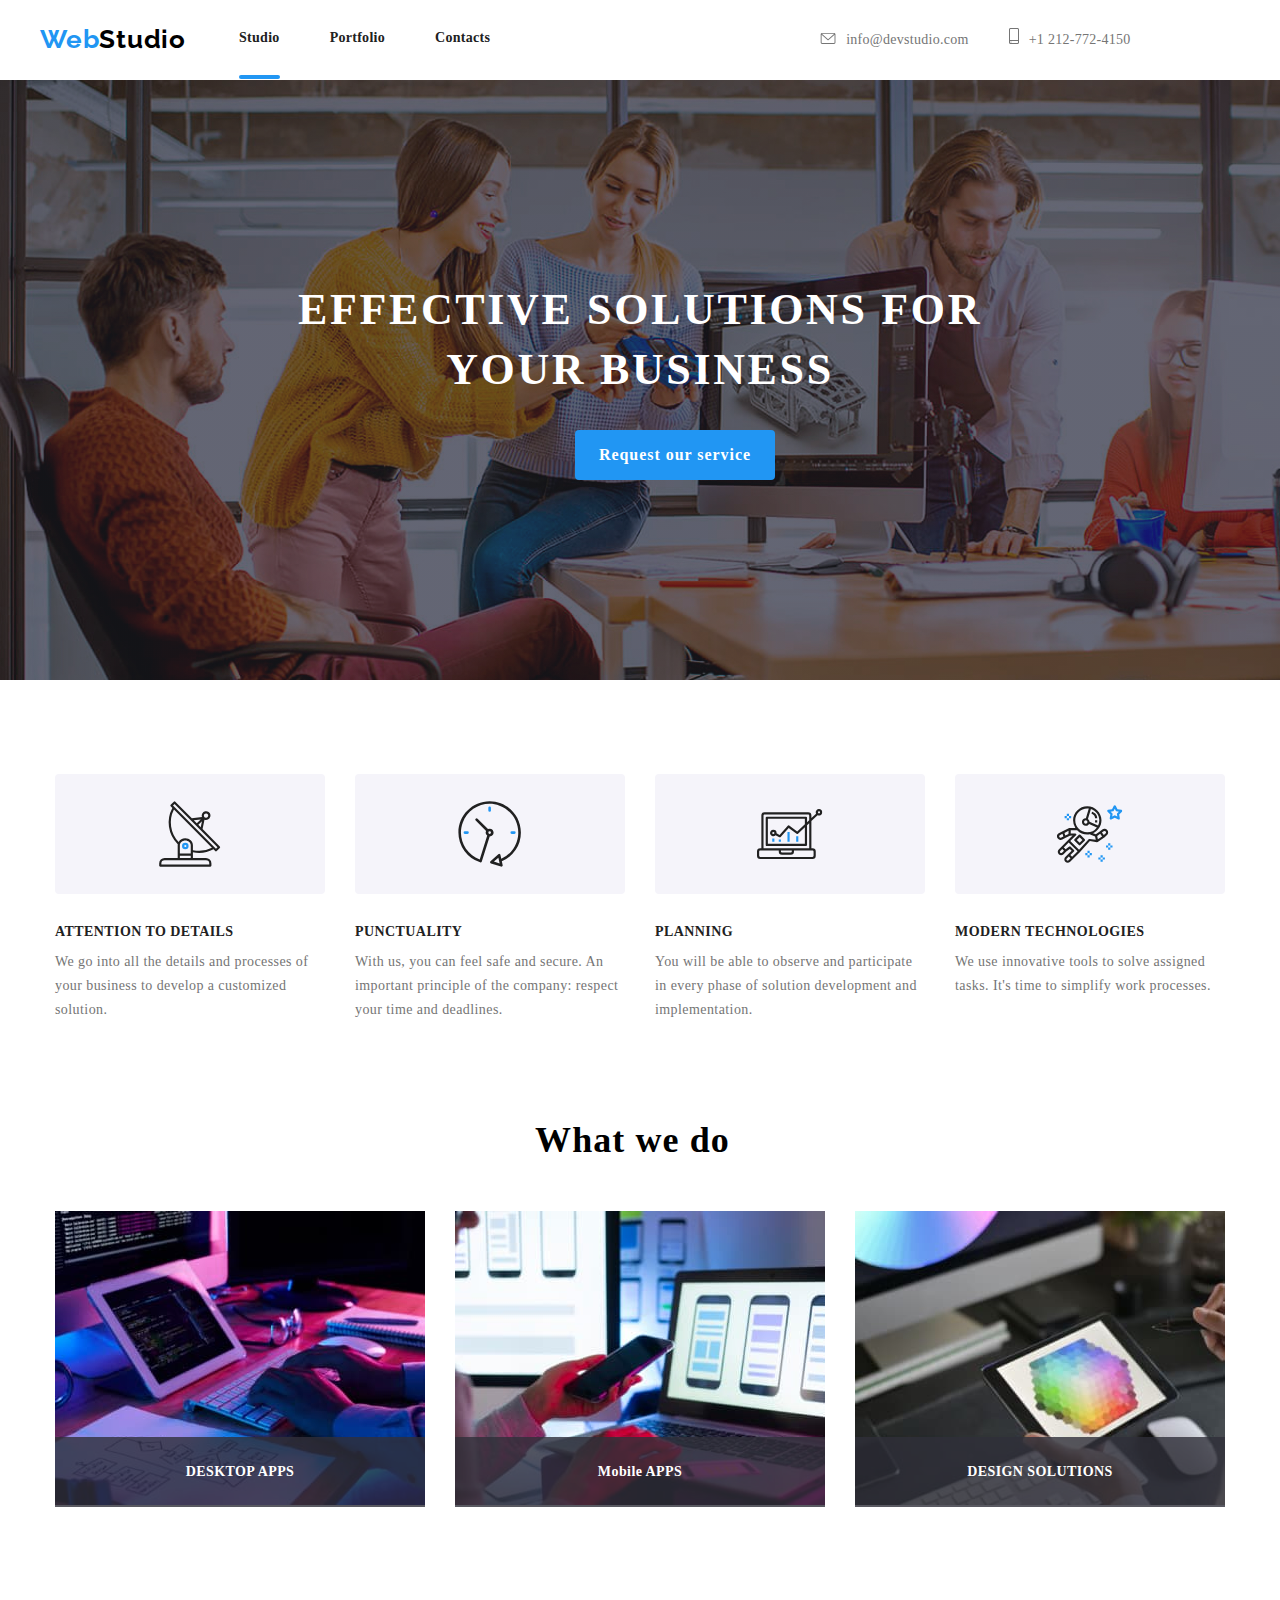
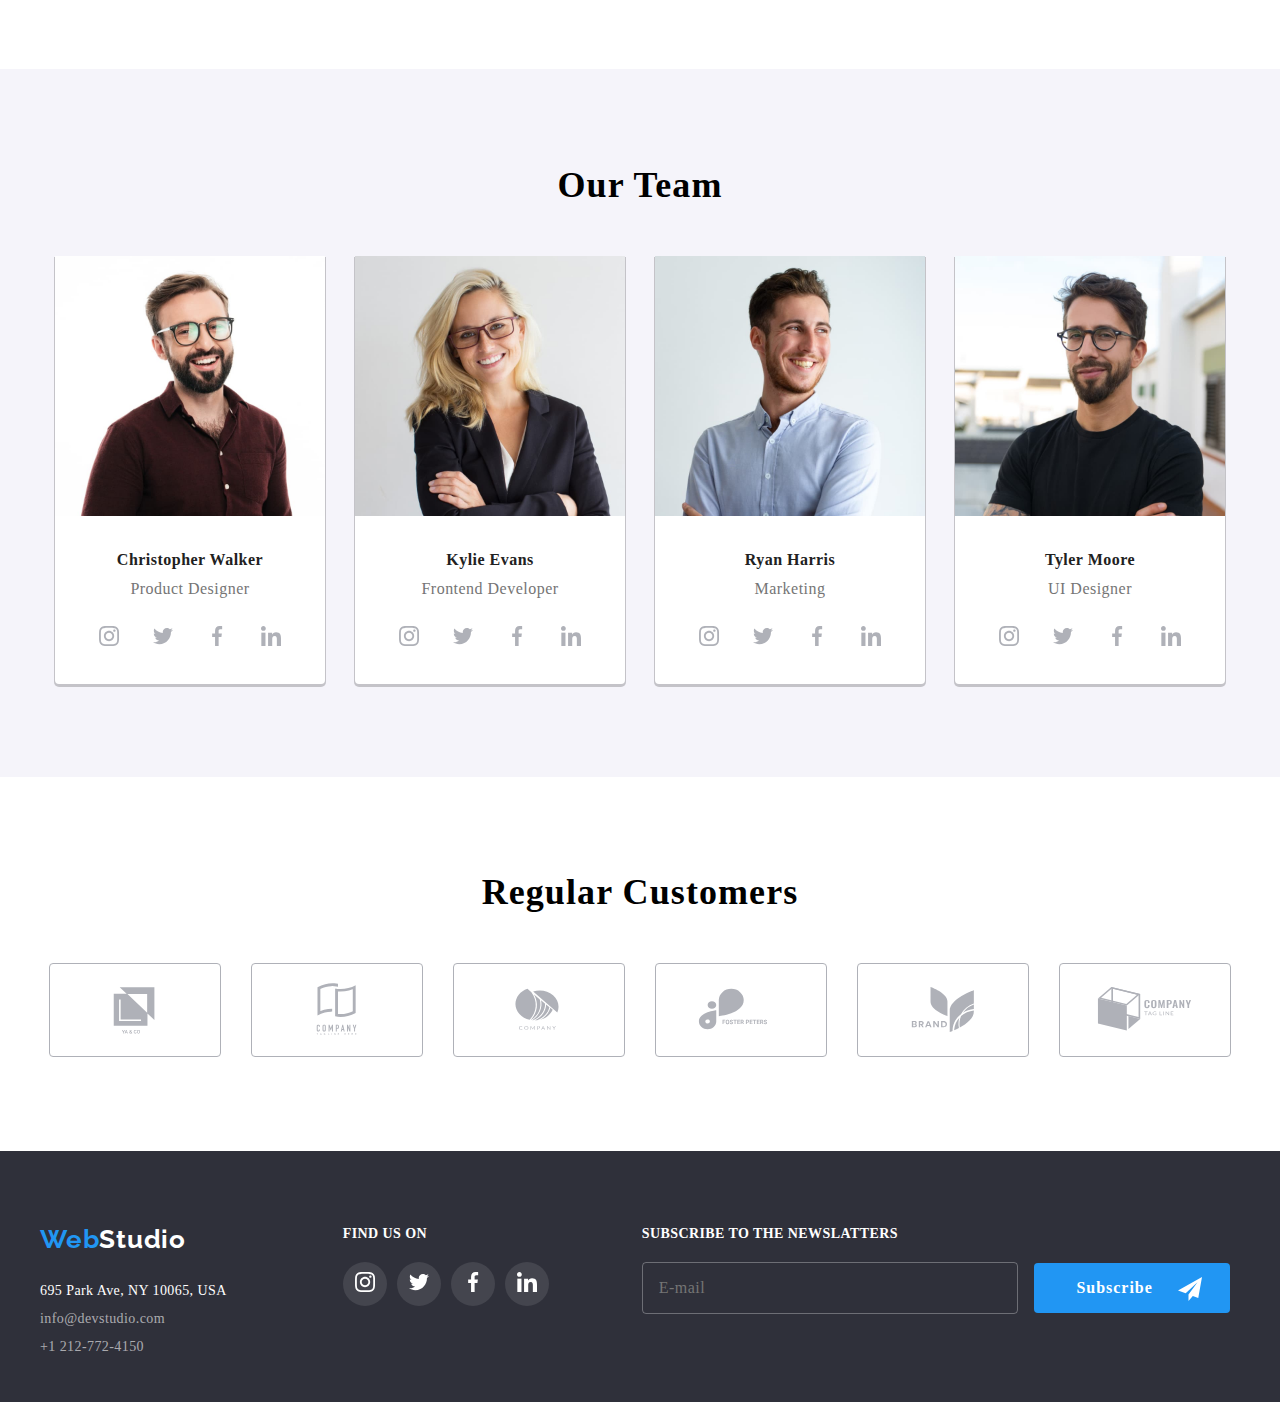
<file: index.html>
<!DOCTYPE html>
<html lang="en">
  <head>
    <meta charset="utf-8" />
    <title>Web Studio Homework Project</title>
    <link rel="preconnect" href="https://fonts.googleapis.com" />
    <link rel="preconnect" href="https://fonts.gstatic.com" crossorigin />
    <link
      href="https://fonts.googleapis.com/css2?family=Raleway:wght@500;700&display=swap"
      rel="stylesheet"
    />
    <link rel="stylesheet" href="./css/styles.css" />
  </head>
  <body class="body">
    <!--Modal-->
    <div class="modal is-hidden" data-modal>
      <div class="inner-div">
        <button class="button-data-modal-close" data-modal-close >
            <div class="modal-close">
              <svg class="modal-close-hover" width="18px" height="18px">
                <use href="./images/icons.svg#icon-close-black-18dp-2-1"></use>
              </svg>
            </div>
          </button>
       <h2 class="form-title">Leave your information and we'll call you back</h2>
       <div class="form-contacts">
       <form name="contact-form" class="contact-form">
        <label class="form-item"> 
          <span class="form-label">Name</span>
         
          <input type="text" name="name" class="input-form">
          <svg class="icon-form" width="18px" height="18px">
            <use href="./images/icons.svg#icon-person-black-18dp-1"></use>
            </svg> 
        </label>
        <label class="form-item">
          <span class="form-label">Telephone</span>
          <input type="tel" name="phone" class="input-form">
          <svg class="icon-form" width="18px" height="18px">
            <use href="./images/icons.svg#icon-phone-black-18dp-1"></use>
            </svg> 
        </label>
        <label class="form-item">
          <span class="form-label"> E-mail</span>
          
          <input type="email" name="email" class="input-form">
          <svg class="icon-form" width="18px" height="18px">
            <use href="./images/icons.svg#icon-email-black-18dp-1"></use>
            </svg> 
        </label>
        <label class="form-item">
          <span class="form-label comment-label-form">Comments</span>
          <textarea   type="comments" name="comments" placeholder="Enter the text" class="input-comment-form"></textarea>
        </label>
        <label  class="checkbox-form">
          <input type="checkbox" name="checkbox">
          <span class="checkbox-replace"></span>
          <p class="paragraf-term-condition-form">I agree with the letter and accept the
          <a href="">Terms and Conditions</a></p>
          <svg class="icon-term-condition-form" width="11px" height="8px">
            <use href="./images/icons.svg#icon-Vector"></use>
            </svg> 
        </label>
      </div>
      <button class="button-form" type="submit">Send</button>
       </form>
     
      </div>
    </div>
    <!--HEADER-->
    <header class="page-header unstyled-list container">
      <nav class="page-heder-nav">
        <a class="navigation-logo-1" href="#">Studio</a>
        <ul class="navigation-list link-nav unstyled-list">
          <li class="link-nav"><a class="navigation-list " href="index.html">Studio</a>
          </li>
          <li>
            <a class="navigation-list" href="portfolio.html">Portfolio</a>
          </li>
          <li><a class="navigation-list " href="#">Contacts</a></li>
        </ul>
      </nav>
      <div>
        <ul class="navigation-list-right unstyled-list">
          <li class="icons-header nav-list-right-hover">
              <a class="mailto nav-list-right-hover" href="#"> 
                <svg class="header-position-svg" width="16px" height="12px">
                <use href="./images/icons.svg#icon-envelope"></use>
                </svg>info@devstudio.com
              </a>
          </li>     
          <li class="icons-header nav-list-right-hover">
            <a class=" tel nav-list-right-hover" href="mailto:info@devstudio.com">
              <svg class="header-position-svg" width="10px" height="16px">
                <use href="./images/icons.svg#icon-smartphone"></use>
              </svg>+1 212-772-4150
            </a>
          </li>
        </ul>
      </div>
    </header>
    <main>
     
      <!--HERO-->
      <section class="section-one">
        <div class="container-section-one">
          <h1 class="main-title">EFFECTIVE SOLUTIONS FOR YOUR BUSINESS</h1>
          <ul class="button-main-title unstyled-list">
            <li>
              <button data-modal-open class="button-from-main-title" type="button">
                Request our service
              </button>
            </li>
          </ul>
        </div>
      </section>
      <!--OUR CRITERIA-->
      <section class="our-criteria-icon container">
        <ul class="unstyled-list our-criteria-icon-list">
          <li>
            <a href="#">
              <div class="our-criteria-block">
                <svg width="65.32px" height="70px">
                  <use href="./images/icons.svg#icon-antenna-1"></use>
                </svg>
              </div>
            </a>
          </li>
          <li>
            <a href="#">
              <div class="our-criteria-block">
                <svg width="65.32px" height="70px">
                  <use href="./images/icons.svg#icon-clock-1"></use>
                </svg>
              </div>
            </a>
          </li>
          <li>
            <a href="#">
              <div class="our-criteria-block">
                <svg width="65.32px" height="70px">
                  <use href="./images/icons.svg#icon-diagram-1"></use>
                </svg>
              </div>
            </a>
          </li>
          <li>
            <a href="#">
              <div class="our-criteria-block">
                <svg width="65.32px" height="70px">
                  <use href="./images/icons.svg#icon-astronaut-1"></use>
                </svg>
              </div>
            </a>
          </li>
        </ul>
      </section>
      <section class="-main-our-criteria container">
        <div>
          <ul class="our-criteria unstyled-list">
            <li>
              <h3 class="title-criteria">ATTENTION TO DETAILS</h3>
              <p class="paragraf-criteria">
                We go into all the details and processes of your business to
                develop a customized solution.
              </p>
            </li>
            <li>
              <h3 class="title-criteria">PUNCTUALITY</h3>
              <p class="paragraf-criteria">
                With us, you can feel safe and secure. An important principle of
                the company: respect your time and deadlines.
              </p>
            </li>
            <li>
              <h3 class="title-criteria">PLANNING</h3>
              <p class="paragraf-criteria">
                You will be able to observe and participate in every phase of
                solution development and implementation.
              </p>
            </li>
            <li>
              <h3 class="title-criteria">MODERN TECHNOLOGIES</h3>
              <p class="paragraf-criteria">
                We use innovative tools to solve assigned tasks. It's time to
                simplify work processes.
              </p>
            </li>
          </ul>
        </div>
      </section>
      <!-- What we do-->
      <section class="what-we-do container">
        <div >
          <h2 class="what-we-do-title">What we do</h2>
          <ul class="what-we-do-images unstyled-list">
            <li>
              <img
                src="images/img.1.jpg"
                alt="laptop"
                width="370"
                height="294"
              />
              <div class="basement-what-we-do">
                <h3 class="basement-paragraf-what-we-do">DESKTOP APPS</h3>
              </div>
            </li>
            <li>
              <img
                src="images/img.2.jpg"
                alt="laptop"
                width="370"
                height="294"
              />
              <div class="basement-what-we-do">
                <h3 class="basement-paragraf-what-we-do">Mobile APPS</h3>
              </div>
            </li>
            <li>
              <img
                src="images/img.3.jpg"
                alt="laptop"
                width="370"
                height="294"
              />
              <div class="basement-what-we-do">
                <h3 class="basement-paragraf-what-we-do">DESIGN SOLUTIONS</h3>
              </div>
            </li>
          </ul>
        </div>
      </section>
      <!--OUR TEAM-->
      <section class="our-team">
        <div class="container-ouer-team">
          <h2 class="our-team-title">Our Team</h2>
          <ul class="our-team-list unstyled-list">
            <li class="shodow-list">
              <img
                src="images/man.1.jpg"
                alt="Christopher Walker"
                width="270"
                height="260"
              />
              <h3 class="our-team-name">Christopher Walker</h3>
              <p class="our-team-ocupation">Product Designer</p>
              <div class="our-team-icon">
                <ul class="unstyled-list our-team-icon-list">
                  <li>
                    <a class="backgound-ourtime-icons" href="#">
                      <svg width="20px" height="20px">
                        <use href="./images/icons.svg#icon-instagram-2"></use>
                      </svg>
                    </a>
                  </li>
                  <li>
                    <a class="backgound-ourtime-icons" href="#">
                      <svg width="20px" height="20px">
                        <use href="./images/icons.svg#icon-twitter-1"></use>
                      </svg>
                    </a>
                  </li>
                  <li>
                    <a class="backgound-ourtime-icons" href="#">
                      <svg width="20px" height="20px">
                        <use href="./images/icons.svg#icon-facebook-1"></use>
                      </svg>
                    </a>
                  </li>
                  <li>
                    <a class="backgound-ourtime-icons" href="#">
                      <svg width="20px" height="20px">
                        <use href="./images/icons.svg#icon-linkedin-1"></use>
                      </svg>
                    </a>
                  </li>
                </ul>
              </div>
            </li>
            <li class="shodow-list">
              <img
                src="images/woman.2.jpg"
                alt="Kylie Evans"
                width="270"
                height="260"
              />
              <h3 class="our-team-name">Kylie Evans</h3>
              <p class="our-team-ocupation">Frontend Developer</p>
              <div class="our-team-icon">
                <ul class="unstyled-list our-team-icon-list">
                  <li>
                    <a class="backgound-ourtime-icons" href="#">
                      <svg width="20px" height="20px">
                        <use href="./images/icons.svg#icon-instagram-2"></use>
                      </svg>
                    </a>
                  </li>
                  <li>
                    <a class="backgound-ourtime-icons" href="#">
                      <svg width="20px" height="20px">
                        <use href="./images/icons.svg#icon-twitter-1"></use>
                      </svg>
                    </a>
                  </li>
                  <li>
                    <a class="backgound-ourtime-icons" href="#">
                      <svg width="20px" height="20px">
                        <use href="./images/icons.svg#icon-facebook-1"></use>
                      </svg>
                    </a>
                  </li>
                  <li>
                    <a class="backgound-ourtime-icons" href="#">
                      <svg width="20px" height="20px">
                        <use href="./images/icons.svg#icon-linkedin-1"></use>
                      </svg>
                    </a>
                  </li>
                </ul>
              </div>
            </li>
            <li class="shodow-list">
              <img
                src="images/man.3.jpg"
                alt="Ryan Harris"
                width="270"
                height="260"
              />
              <h3 class="our-team-name">Ryan Harris</h3>
              <p class="our-team-ocupation">Marketing</p>
              <div class="our-team-icon">
                <ul class="unstyled-list our-team-icon-list">
                  <li>
                    <a class="backgound-ourtime-icons" href="#">
                      <svg width="20px" height="20px">
                        <use href="./images/icons.svg#icon-instagram-2"></use>
                      </svg>
                    </a>
                  </li>
                  <li>
                    <a class="backgound-ourtime-icons" href="#">
                      <svg width="20px" height="20px">
                        <use href="./images/icons.svg#icon-twitter-1"></use>
                      </svg>
                    </a>
                  </li>
                  <li>
                    <a class="backgound-ourtime-icons" href="#">
                      <svg width="20px" height="20px">
                        <use href="./images/icons.svg#icon-facebook-1"></use>
                      </svg>
                    </a>
                  </li>
                  <li>
                    <a class="backgound-ourtime-icons" href="#">
                      <svg width="20px" height="20px">
                        <use href="./images/icons.svg#icon-linkedin-1"></use>
                      </svg>
                    </a>
                  </li>
                </ul>
              </div>
            </li>
            <li class="shodow-list">
              <img
                src="images/man.4.jpg"
                alt="Tyler"
                width="270"
                height="260"
              />
              <h3 class="our-team-name">Tyler Moore</h3>
              <p class="our-team-ocupation">UI Designer</p>
              <div class="our-team-icon">
                <ul class="unstyled-list our-team-icon-list">
                  <li class="test-1">
                    <a class="backgound-ourtime-icons" href="#">
                      <svg width="20px" height="20px">
                        <use href="./images/icons.svg#icon-instagram-2"></use>
                      </svg>
                    </a>
                  </li>
                  <li>
                    <a class="backgound-ourtime-icons" href="#">
                      <svg width="20px" height="20px">
                        <use href="./images/icons.svg#icon-twitter-1"></use>
                      </svg>
                    </a>
                  </li>
                  <li>
                    <a class="backgound-ourtime-icons" href="#">
                      <svg width="20px" height="20px">
                        <use href="./images/icons.svg#icon-facebook-1"></use>
                      </svg>
                    </a>
                  </li>
                  <li>
                    <a class="backgound-ourtime-icons" href="#">
                      <svg width="20px" height="20px">
                        <use href="./images/icons.svg#icon-linkedin-1"></use>
                      </svg>
                    </a>
                  </li>
                </ul>
              </div>
            </li>
          </ul>
        </div>
      </section>
      <!--REGULAR COSTOMERS-->
      <section class="container">
        <div>
          <h2 class="regular-customers-title">Regular Customers</h2>
        </div>
        <ul class="unstyled-list regular-customers-list">
          <li>
            <a class="icons-regular-customers" href="#">
              <div class="customers-block">
                <svg width="106px" height="60px">
                  <use href="./images/icons.svg#icon-Logo"></use>
                </svg>
              </div>
            </a>
          </li>
          <li>
            <a class="icons-regular-customers" href="#">
              <div class="customers-block">
                <svg width="106px" height="60px">
                  <use href="./images/icons.svg#icon-Logo-1"></use>
                </svg>
              </div>
            </a>
          </li>
          <li>
            <a class="icons-regular-customers" href="#">
              <div class="customers-block">
                <svg width="106px" height="60px">
                  <use href="./images/icons.svg#icon-Logo-2"></use>
                </svg>
              </div>
            </a>
          </li>
          <li>
            <a class="icons-regular-customers" href="#">
              <div class="customers-block">
                <svg width="106px" height="60px">
                  <use href="./images/icons.svg#icon-Logo-3"></use>
                </svg>
              </div>
            </a>
          </li>
          <li>
            <a class="icons-regular-customers" href="#">
              <div class="customers-block">
                <svg width="106px" height="60px">
                  <use href="./images/icons.svg#icon-Logo-4"></use>
                </svg>
              </div>
            </a>
          </li>

          <li>
            <a class="icons-regular-customers" href="#">
              <div class="customers-block">
                <svg width="106px" height="60px">
                  <use href="./images/icons.svg#icon-Logo-5"></use>
                </svg>
              </div>
            </a>
          </li>
        </ul>
      </section>
    </main>
    <!--FOOTER-->
    <footer class="footer">
      <section class="container-footer">
        <div class="navigation-block">
          <a class="navigation-logo-2" href="WebStudio.html">Web</a>
          <address class="adress-main">
            <ul class="adress unstyled-list">
              <li>
                <a class="footer-address" href="695ParkAveNY10065USA"
                  >695 Park Ave, NY 10065, USA
                </a>
              </li>
              <li>
                <a class="footer-tel-email" href="info@devstudio.com"
                  >info@devstudio.com</a
                >
              </li>
              <li>
                <a class="footer-tel-email" href="+12127724150"
                  >+1 212-772-4150</a
                >
              </li>
            </ul>
          </address>
        </div>
        <section>
          <div><h2 class="find-us-on">FIND US ON</h2></div>
          <div>
            <ul class="unstyled-list our-team-icon-list-footer">
              <li>
                <a class="icons-footer-list" href="#">
                  <svg width="20px" height="20px">
                    <use
                      href="./images/icons.svg#icon-instagram-2-footer"
                    ></use>
                  </svg>
                </a>
              </li>
              <li>
                <a class="icons-footer-list" href="#">
                  <svg width="20px" height="20px">
                    <use href="./images/icons.svg#icon-twitter-1-footer"></use>
                  </svg>
                </a>
              </li>
              <li>
                <a class="icons-footer-list" href="#">
                  <svg width="20px" height="20px">
                    <use href="./images/icons.svg#icon-facebook-1-footer"></use>
                  </svg>
                </a>
              </li>
              <li>
                <a class="icons-footer-list" href="#">
                  <svg width="20px" height="20px">
                    <use href="./images/icons.svg#icon-linkedin-1-footer"></use>
                  </svg>
                </a>
              </li>
            </ul>
          </div>
        </section>
        <section>
          <div>
            <h3 class="footer-title-form">SUBSCRIBE TO THE NEWSLATTERS</h3>
          <form class="form-footer">
            <input class="form-footer-email" type="email" placeholder="E-mail">
            <button class="form-footer-subscribe" type="submit">Subscribe</button>
            <svg class="footer-icon-form" width="24px" height="24px">
              <use href="./images/icons.svg#icon-icon-send"></use>
            </svg>
          </form>
        </div>
        </section>
      </section>
    </footer>
    <script src="./js/modal.js"></script>
  </body>
</html>
</file>
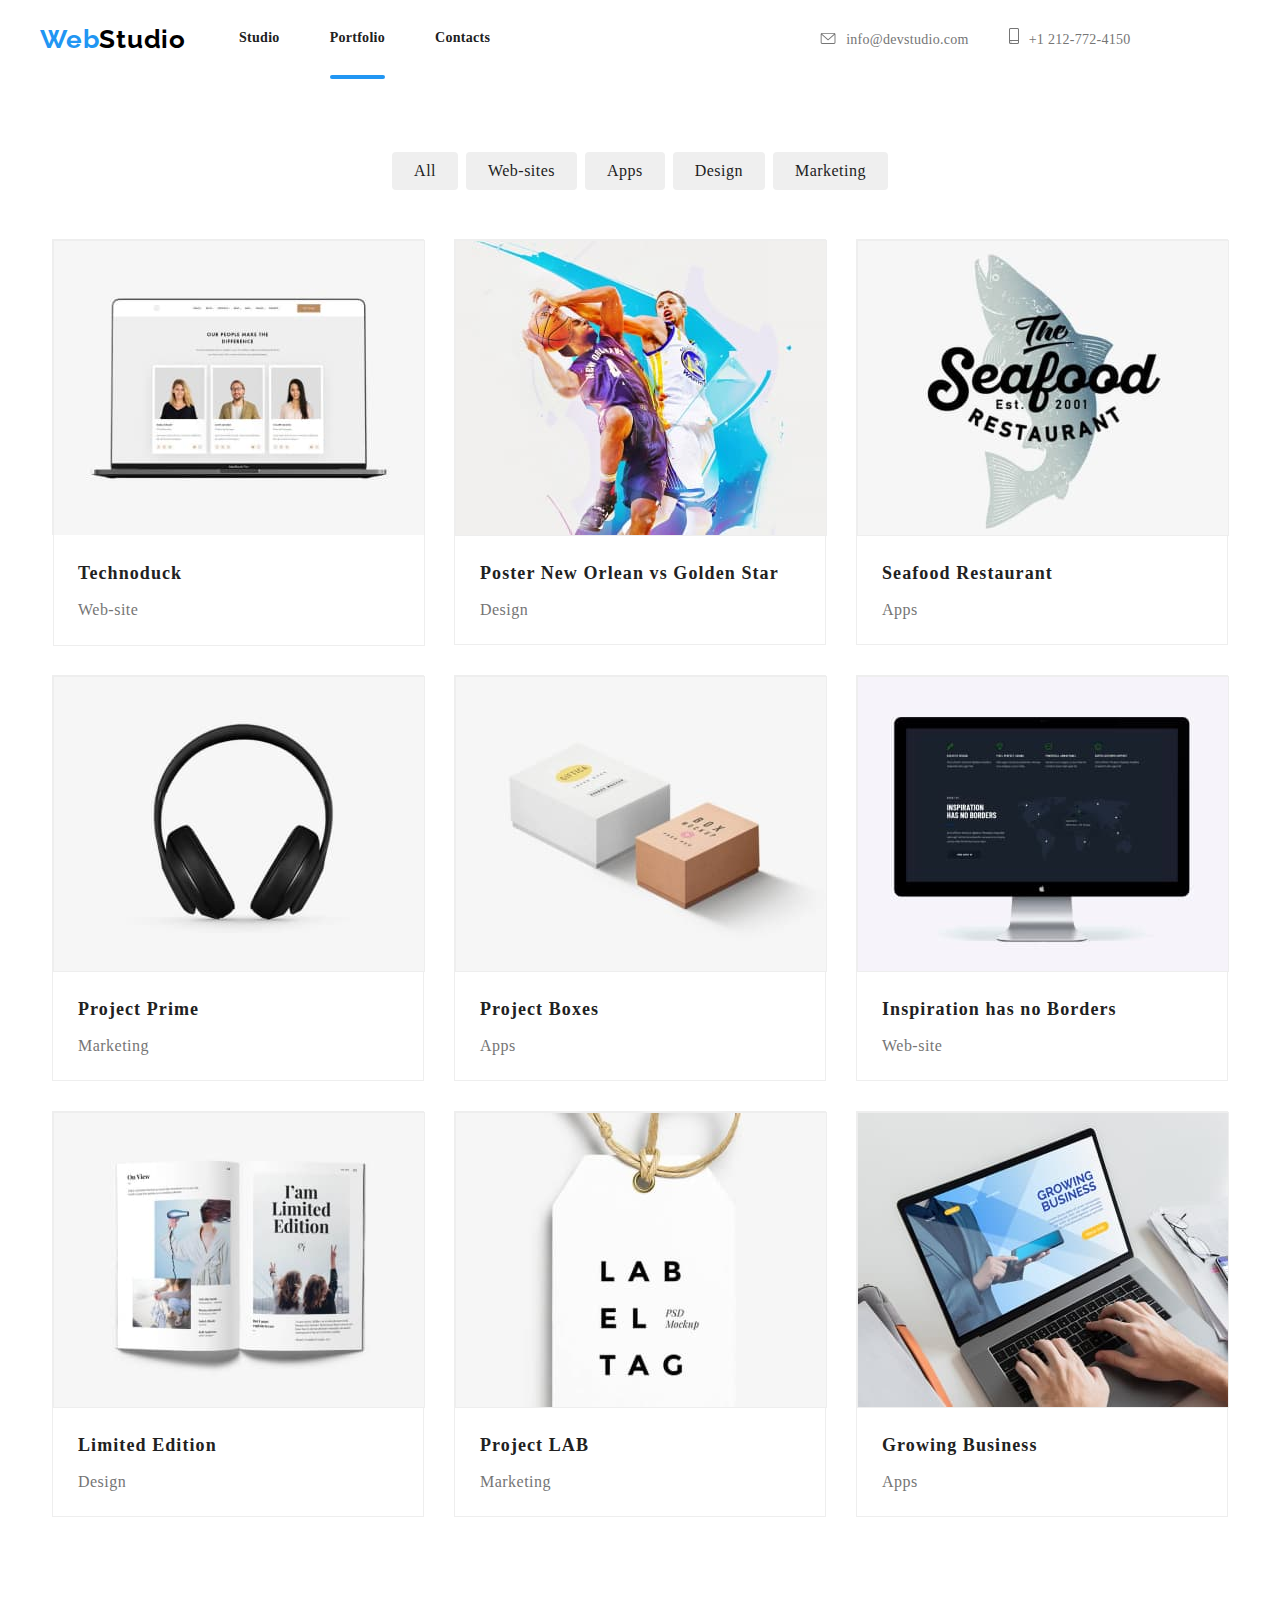
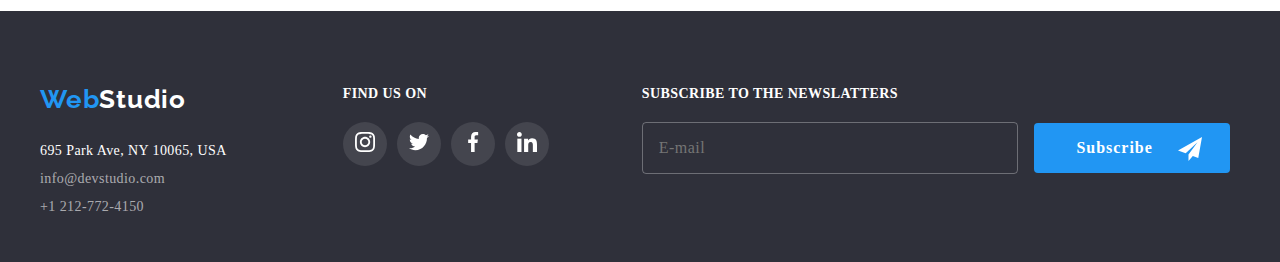
<file: portfolio.html>
<!DOCTYPE html>
<html lang="en">
  <head>
    <meta charset="utf-8" />
    <title>Web Studio Homework Project</title>
    <link rel="preconnect" href="https://fonts.googleapis.com" />
    <link rel="preconnect" href="https://fonts.gstatic.com" crossorigin />
    <link
      href="https://fonts.googleapis.com/css2?family=Raleway:wght@500;700&display=swap"
      rel="stylesheet"
    />
    <link rel="stylesheet" href="./css/styles.css" />
  </head>
  <body class="body">
    <!--HEADER-->
    <header class="page-header unstyled-list container">
      <nav class="page-heder-nav">
        <a class="navigation-logo-1" href="#">Studio</a>
        <ul class="navigation-list unstyled-list">
          <li><a class="navigation-list" href="index.html">Studio</a></li>
          <li class="link-nav">
            <a class="navigation-list" href="portfolio.html">Portfolio</a>
          </li>
          <li><a class="navigation-list" href="#">Contacts</a></li>
        </ul>
      </nav>
      <div>
        <ul class="navigation-list-right unstyled-list">
          <li class="icons-header nav-list-right-hover">
              <a class="mailto nav-list-right-hover" href="#"> 
                <svg class="header-position-svg" width="16px" height="12px">
                <use href="./images/icons.svg#icon-envelope"></use>
                </svg>info@devstudio.com
              </a>
          </li>     
          <li class="icons-header nav-list-right-hover">
            <a class=" tel nav-list-right-hover" href="mailto:info@devstudio.com">
              <svg class="header-position-svg " width="10px" height="16px">
                <use href="./images/icons.svg#icon-smartphone"></use>
              </svg>+1 212-772-4150
            </a>
          </li>
        </ul>
      </div>
    </header>
    <main class="main">
      <!--BUTTONS-->
      <section class="container">
        <div class="main-buttons container">
          <ul class="button-list unstyled-list">
            <li><button type="button" class="buttons">All</button></li>
            <li><button type="button" class="buttons">Web-sites</button></li>
            <li><button type="button" class="buttons">Apps</button></li>
            <li><button type="button" class="buttons">Design</button></li>
            <li><button type="button" class="buttons">Marketing</button></li>
          </ul>
        </div>
      </section>
      <!--CARDS-->
      <section class="images-main container container">
        <ul class="images-list unstyled-list">
          <div class="card-overlay images-border">
          <li class="images-border">
            <img
              src="images/tehnoduck.jpg"
              alt="Tehnoduck"
              width="370"
              height="294"/>
            <div class="overlay">
              <p class="paragraf-overlay">Technoduck is a state-of-the-art coronavirus distribution platform. Companies use this platform for digital espionage and attacks on competitors' secure servers.</p>
            </div>
            <h3 class="title-image">Technoduck</h3>
            <p class="parafarf">Web-site</p>
          </div>
          </li>
          <li class="images-border">
            <div class="card-overlay images-border">
            <img
              src="images/poster.new.orlean.jpg"
              alt="Poster New Orlend"
              width="370"
              height="294"
            />
            <div class="overlay">
              <p class="paragraf-overlay">Technoduck is a state-of-the-art coronavirus distribution platform. Companies use this platform for digital espionage and attacks on competitors' secure servers.</p>
            </div>
            <h3 class="title-image">Poster New Orlean vs Golden Star</h3>
            <p class="parafarf">Design</p>
          </div>
          </li>
       
          <li class="images-border">
            <div class="card-overlay images-border">
            <img
              src="images/seafood.jpg"
              alt="Seafood"
              width="370"
              height="294"
            />
            <div class="overlay">
              <p class="paragraf-overlay">Technoduck is a state-of-the-art coronavirus distribution platform. Companies use this platform for digital espionage and attacks on competitors' secure servers.</p>
            </div>
            <h3 class="title-image">Seafood Restaurant</h3>
            <p class="parafarf">Apps</p>
            </div>
          </li>
         
          <li class="images-border">
            <div class="card-overlay images-border">
            <img
              src="images/project.prime.jpg"
              alt="Project Prime"
              width="370"
              height="294"
            />
            <div class="overlay">
              <p class="paragraf-overlay">Technoduck is a state-of-the-art coronavirus distribution platform. Companies use this platform for digital espionage and attacks on competitors' secure servers.</p>
            </div>
            <h3 class="title-image">Project Prime</h3>
            <p class="parafarf">Marketing</p>
            </div>
          </li>
         
          <li class="images-border">
            <div class="card-overlay images-border">
            <img
              src="images/project.boxes.jpg"
              alt="Project Boxes"
              width="370"
              height="294"
            />
            <div class="overlay">
              <p class="paragraf-overlay">Technoduck is a state-of-the-art coronavirus distribution platform. Companies use this platform for digital espionage and attacks on competitors' secure servers.</p>
            </div>
            <h3 class="title-image">Project Boxes</h3>
            <p class="parafarf">Apps</p>
            </div>
          </li>
        
          <li class="images-border">
            <div class="card-overlay images-border">
            <img
              src="images/inspiration.jpg"
              alt="Inspiration has no Borders"
              width="370"
              height="294"
            />
            <div class="overlay">
              <p class="paragraf-overlay">Technoduck is a state-of-the-art coronavirus distribution platform. Companies use this platform for digital espionage and attacks on competitors' secure servers.</p>
            </div>
            <h3 class="title-image">Inspiration has no Borders</h3>
            <p class="parafarf">Web-site</p>
            </div>
          </li>
       
          <li class="images-border">
            <div class="card-overlay images-border">
            <img
              src="images/limited.jpg"
              alt="Limited Edition"
              width="370"
              height="294"
            />
            <div class="overlay">
              <p class="paragraf-overlay">Technoduck is a state-of-the-art coronavirus distribution platform. Companies use this platform for digital espionage and attacks on competitors' secure servers.</p>
            </div>
            <h3 class="title-image">Limited Edition</h3>
            <p class="parafarf">Design</p>
            </div>
          </li>
      
          <li class="images-border">
            <div class="card-overlay images-border">
            <img
              src="images/project.lab.jpg"
              alt="Project LAB"
              width="370"
              height="294"
            />
            <div class="overlay">
              <p class="paragraf-overlay">Technoduck is a state-of-the-art coronavirus distribution platform. Companies use this platform for digital espionage and attacks on competitors' secure servers.</p>
            </div>
            <h3 class="title-image">Project LAB</h3>
            <p class="parafarf">Marketing</p>
            </div>
          </li>
         
          <li class="images-border">
            <div class="card-overlay images-border">
            <img
              src="images/growing.jpg"
              alt="Growing Business"
              width="370"
              height="294"
            />
            <div class="overlay">
              <p class="paragraf-overlay">Technoduck is a state-of-the-art coronavirus distribution platform. Companies use this platform for digital espionage and attacks on competitors' secure servers.</p>
            </div>
            <h3 class="title-image">Growing Business</h3>
            <p class="parafarf">Apps</p>
            </div>
          </li>
        </ul>
      </section>
    </main>
    <!--FOOTER-->
    <footer class="footer">
      <section class="container-footer">
        <div class="navigation-block">
          <a class="navigation-logo-2" href="WebStudio.html">Web</a>
          <address class="adress-main">
            <ul class="adress unstyled-list">
              <li>
                <a class="footer-address" href="695ParkAveNY10065USA"
                  >695 Park Ave, NY 10065, USA
                </a>
              </li>
              <li>
                <a class="footer-tel-email" href="info@devstudio.com"
                  >info@devstudio.com</a
                >
              </li>
              <li>
                <a class="footer-tel-email" href="+12127724150"
                  >+1 212-772-4150</a
                >
              </li>
            </ul>
          </address>
        </div>
        <section>
          <div><h2 class="find-us-on">FIND US ON</h2></div>
          <div>
            <ul class="unstyled-list our-team-icon-list-footer">
              <li>
                <a class="icons-footer-list" href="#">
                  <svg width="20px" height="20px">
                    <use
                      href="./images/icons.svg#icon-instagram-2-footer"
                    ></use>
                  </svg>
                </a>
              </li>
              <li>
                <a class="icons-footer-list" href="#">
                  <svg width="20px" height="20px">
                    <use href="./images/icons.svg#icon-twitter-1-footer"></use>
                  </svg>
                </a>
              </li>
              <li>
                <a class="icons-footer-list" href="#">
                  <svg width="20px" height="20px">
                    <use href="./images/icons.svg#icon-facebook-1-footer"></use>
                  </svg>
                </a>
              </li>
              <li>
                <a class="icons-footer-list" href="#">
                  <svg width="20px" height="20px">
                    <use href="./images/icons.svg#icon-linkedin-1-footer"></use>
                  </svg>
                </a>
              </li>
            </ul>
          </div>
        </section>
        <section>
          <div>
            <h3 class="footer-title-form">SUBSCRIBE TO THE NEWSLATTERS</h3>
          <form class="form-footer">
            <input class="form-footer-email" type="email" placeholder="E-mail">
            <button class="form-footer-subscribe" type="submit">Subscribe</button>
            <svg class="footer-icon-form" width="24px" height="24px">
              <use href="./images/icons.svg#icon-icon-send"></use>
            </svg>
          </form>
        </div>
        </section>
      </section>
    </footer>
  </body>
</html>
</file>
<file: css/styles.css>
html {
  letter-spacing: 0.02em;
  font-weight: 500;
  font-size: 14px;
  line-height: 16px;
  font-family: "Roboto";
  font-style: normal;
}

/*Global*/
* {
  margin-block-start: 0em;
  margin-block-end: 0em;
  margin-inline-start: 0px;
  margin-inline-end: 0px;
  padding-inline-start: 0px;
}

.container {
  width: 1200px;
  background: #ffffff;
  margin: auto;
}

.container-footer {
  margin: auto;
  width: 1200px;
  display: flex;
}

.container-section-one {
  margin: auto;
  width: 1200px;
  margin-top: 0;
}

.container-ouer-team {
  width: 1200px;
  background: #f5f4fa;
  margin: auto;
  height: 648px;
  margin-bottom: 59px;
}

.body {
  margin: 0px;
}

/*Unstyled list*/

.unstyled-list {
  list-style: none;
}

/*HEADER*/

.header-position-svg {
  position: relative;
  left: -10px;
}

.page-header {
  align-items: start;
  height: 80px;
}

.page-header,
.navigation-list,
.page-heder-nav,
.navigation-list-right {
  display: flex;
}

.heder-line {
  border: 1px solid #ececec;
}

.navigation-logo-1 {
  font-family: "Raleway";
  font-style: normal;
  font-weight: 700;
  font-size: 26px;
  line-height: 31px;
  letter-spacing: 0.03em;
  color: #000000;
  text-decoration: none;
}

.navigation-logo-1,
.navigation-list li a {
  list-style: none;
}

.navigation-logo-1::before {
  content: "Web";
  color: #2196f3;
}

.navigation-logo-1 {
  margin-right: 53px;
  padding-top: 24px;
  padding-bottom: 25px;
}

.navigation-list {
  font-family: "Roboto";
  font-style: normal;
  font-weight: 500;
  font-size: 14px;
  line-height: 16px;
  letter-spacing: 0.02em;
  color: #212121;
  text-decoration: none;
  font-weight: bold;
}

.navigation-list-right li a {
  color: #757575;
  text-decoration: none;
}
.navigation-list:hover {
  color: #2196f3;
  transition: cubic-bezier(0.4, 0, 0.2, 1);
  transition-duration: 250ms;
}

.navigation-list {
  gap: 50px;
  margin: auto;
}

.navigation-list-right {
  margin-left: 330px;
  margin-top: 32px;
  color: #757575;
  text-decoration: none;
}

.icons-heade:hover {
  fill: rgba(33, 150, 243, 1);
  color: #2196f3;
  transition: cubic-bezier(0.4, 0, 0.2, 1);
  transition-duration: 250ms;
}

.icons-header {
  fill: rgba(117, 117, 117, 1);
}

.mailto {
  margin-left: 10px;
  margin-right: 40px;
}

.nav-list-right-hover :hover {
  color: #2196f3;
  fill: #2196f3;
  transition: cubic-bezier(0.4, 0, 0.2, 1);
  transition-duration: 250ms;
}

.tel {
  height: 16px;
  width: 113px;
  border-radius: nullpx;
  margin-left: 10px;
  position: relative;
  top: -4px;
}

.navigation-list .link-nav::after {
  content: "";
  width: 0%;
  display: block;
  margin: auto;
  background: #2196f3;
  height: 4px;
  position: relative;
  border-radius: 2px;
  top: 29px;
  visibility: hidden;
}

.navigation-list .link-nav::after {
  width: 100%;
  visibility: visible;
}

/*HERO*/

.section-one {
  background-color: #2f303a;
  height: 600px;
  border-radius: 0px;
  display: flex;
  flex-direction: column;
  background-image: linear-gradient(
      rgba(47, 48, 58, 0.4),
      rgba(47, 48, 58, 0.4)
    ),
    url("../images/background.jpg");
  background-repeat: no-repeat;
  background-size: cover;
}

.main-title,
.button-from-main-title,
.title-criteria,
.paragraf-criteria,
.what-we-do-title,
.our-team-title,
.our-team-name,
.our-team-ocupation {
  font-family: Roboto;
}

.main-title {
  font-size: 44px;
  font-weight: 900;
  line-height: 60px;
  letter-spacing: 0.06em;
  color: #ffffff;
  display: flex;
  justify-content: center;
  border-radius: nullpx;
  text-align: center;
  margin: auto;
  margin-block-start: 0em;
  margin-block-end: 0em;
  height: 120px;
  width: 696px;
  margin-top: 200px;
}

.button-from-main-title {
  font-size: 16px;
  font-weight: 700;
  line-height: 30px;
  letter-spacing: 0.06em;
  text-align: center;
  background-color: #2196f3;
  border-radius: 4px;
  color: #ffffff;
  border: 0px;
  padding: 10px 10px 10px 10px;
  height: 50px;
  width: 200px;
  margin-top: 30px;
  cursor: pointer;
}

.button-main-title {
  display: flex;
  margin-left: 535px;
}
/*Modal*/

.modal {
  background: rgba(0, 0, 0, 0.1);
  height: 100%;
  width: 100%;
  z-index: 99;
  position: fixed;
  display: flex;
  justify-content: center;
  align-items: center;
  transition: cubic-bezier(0.4, 0, 0.2, 1);
  transition-duration: 250ms;
}

.inner-div {
  height: 581px;
  width: 528px;
  border-radius: 4px;
  background: white;
}

.is-hidden {
  visibility: hidden;
}

.modal-close {
  border-radius: 50%;
  background-color: #ffffff;
  fill: #000000;
  width: 30px;
  height: 30px;
  display: flex;
  justify-content: center;
  align-items: center;
  padding: 0px;
}
.button-data-modal-close {
  padding: 0px;
  background-color: #ffffff;
  border-color: #0000001a;
  border-radius: 50%;
  position: relative;
  left: 488.5px;
  top: 6.5px;
}

.contact-form{
  margin-top: 30px;
}


.fomrm-contacts {
  height: 342px;
  width: 448px;
}

.form-title {
  padding-bottom: 2px;
  padding-left: 40px;
  padding-top: 6px;
  font-family: Roboto;
  font-size: 20px;
  font-weight: 700;
  line-height: 23px;
  letter-spacing: 0.03em;
}

.icon-form {
 
  position: relative;
  top: -30px;
  left: 15px;
  outline:none
 
}

.form-item {
  display: flex;
  flex-direction: column;
  position: relative;
  padding-left: 40px;
  margin-top: -18px;
}

.form-label {
  margin-top: 10px;
  margin-bottom: 4px;
  height: 14px;
  border-radius: nullpx;
  font-family: Roboto;
  font-size: 12px;
  font-weight: 400;
  line-height: 14px;
  letter-spacing: 0.01em;
  text-align: left;
  position: relative;
 
}

 

.input-form {
  height: 40px;
  width: 406px;
  padding: 0px 0px 0px 41px;
  border: 1px solid #21212133;
  outline:none;
  border-radius: 4px;
}

.input-comment-form:focus{
  border: solid 1px #188ce8;
}

 .input-form:focus{
  border:1px solid #2196F3;
  transition-timing-function: cubic-bezier(0.4, 0, 0.2, 1);
}

.form-item input:focus + svg{
  fill: #2196F3;
  transition-timing-function: cubic-bezier(0.4, 0, 0.2, 1);
}

.icon-form:focus{
  fill: #188ce8;
}


.input-comment-form {
  height: 96px;
  width: 416px;
  border-radius: 4px;
  border-color: #21212133;
  resize: none;
  padding: 12px 16px 12px 16px;
  outline:none
}

.checkbox-form {
  margin-top: 19px;
  margin-left: 40px;
  display: flex;
  gap: 8px;
  align-items: center;
}

.contact-form input[type="checkbox"]:checked + .checkbox-replace {
  background: #2196f3;
  border-color: #2196f3;
}

.contact-form input[type="checkbox"] {
  display: none;
}

.checkbox-replace {
  width: 16px;
  height: 15px;
  border: 2px solid;
  border-radius: 2px;
}

.paragraf-term-condition-form {
  height: 24px;
  width: 396px;
  border-radius: nullpx;
  font-family: Roboto;
  font-size: 14px;
  font-weight: 400;
  line-height: 24px;
  letter-spacing: 0.03em;
  text-align: left;
  color: #757575;
}
.icon-term-condition-form {
  right: 427px;
  position: relative;
  fill: white;
}

.button-form {
  height: 50px;
  width: 200px;
  border-radius: 4px;
  background-color: #188ce8;
  font-family: Roboto;
  font-size: 16px;
  font-weight: 700;
  line-height: 30px;
  letter-spacing: 0.06em;
  text-align: center;
  color: white;
  margin-top: 27px;
  margin-left: 165px;
  border: 0px;
  cursor: pointer;
}

.modal-close-hover:hover {
  fill: #188ce8;
  cursor: pointer;
}

  

/*OUR-CRITERIA*/

.our-criteria-icon {
  justify-content: center;
  display: flex;
}

.our-criteria-icon-list {
  display: flex;
  gap: 30px;
  margin-top: 94px;
}

.our-criteria-block {
  height: 120px;
  width: 270px;
  left: 215px;
  top: 774px;
  border-radius: 4px;
  background-color: #f5f4fa;
  display: flex;
  justify-content: center;
  align-items: center;
}

.main-our-criteria {
  display: flex;
}

.our-criteria {
  display: flex;
  gap: 30px;
  justify-content: center;
  margin-top: 30px;
  margin-bottom: 94px;
}

.title-criteria {
  height: 16px;
  width: 270px;
  border-radius: nullpx;
  font-size: 14px;
  font-weight: 700;
  line-height: 16px;
  letter-spacing: 0.03em;
  text-align: left;
  color: #212121;
  margin-bottom: 10px;
}
.paragraf-criteria {
  height: 75px;
  width: 270px;
  border-radius: nullpx;
  font-size: 14px;
  font-weight: 400;
  line-height: 24px;
  letter-spacing: 0.03em;
  text-align: left;
  color: #757575;
}

/*What We DO*/

.what-we-do,
.what-we-do-images {
  display: flex;
}

.what-we-do-title {
  font-size: 36px;
  font-weight: 700;
  line-height: 42px;
  letter-spacing: 0.03em;
  text-align: center;
  margin-block-start: 0em;
  margin-block-end: 50px;
}
.what-we-do-images {
  gap: 30px;
  justify-content: center;
  margin-left: 15px;
  margin-bottom: 13px;
}

.basement-what-we-do {
  align-items: center;
  display: flex;
  justify-content: center;
  height: 70px;
  width: 370px;
  border-radius: 0px;
  background-color: #2f303acc;
  position: relative;
  top: -72px;
}

.basement-paragraf-what-we-do {
  font-family: Roboto;
  font-size: 14px;
  font-weight: 700;
  line-height: 16px;
  letter-spacing: 0.03em;
  text-align: center;
  color: #ffffff;
}

/*OUR-TEAM*/

.our-team {
  height: 708px;
  border-radius: 0px;
  background-color: #f5f4fa;
  display: flex;
  flex-direction: column;
  margin-top: 77px;
}

.our-team-title {
  font-size: 36px;
  font-weight: 700;
  line-height: 42px;
  letter-spacing: 0.03em;
  text-align: center;
  display: flex;
  justify-content: center;
  margin-bottom: 50px;
  margin-top: 94px;
}

.our-team-list {
  display: flex;
  flex-wrap: wrap;
  justify-content: center;
  gap: 30px;
  height: 428px;
}

.our-team-name {
  font-size: 16px;
  line-height: 19px;
  letter-spacing: 0.03em;
  text-align: center;
  color: #212121;
  margin-top: 30px;
}

.our-team-ocupation {
  font-size: 16px;
  font-weight: 400;
  line-height: 19px;
  letter-spacing: 0.03em;
  text-align: center;
  color: #757575;
  margin-top: 10px;
}

.shodow-list {
  box-shadow: 0px 2px 0px 1px rgba(0, 0, 0, 0.2);
  border-radius: 0px 0px 4px 4px;
  background-color: #ffffff;
}

.our-team-icon {
  display: flex;
  justify-content: center;
}

.our-team-icon-list {
  display: flex;
  gap: 10px;
  margin-top: 16px;
  margin-bottom: 3.2px;
}

.our-team-icon-list li {
  display: flex;
  border-radius: 50%;
  height: 44px;
  width: 44px;
  background-color: #ffffff;
  justify-content: center;
  align-items: center;
  display: flex;
}

.backgound-ourtime-icons {
  display: flex;
  border-radius: 50%;
  height: 44px;
  width: 44px;
  background-color: #ffffff;
  justify-content: center;
  align-items: center;
  display: flex;
  fill: rgba(175, 177, 184, 1);
}

.backgound-ourtime-icons:hover {
  background-color: #2196f3;
  fill: #ffffff;
  transition: cubic-bezier(0.4, 0, 0.2, 1);
  transition-duration: 250ms;
}

/*REGULAR COSTOMERS*/

.regular-customers-title {
  font-family: Roboto;
  font-size: 36px;
  font-weight: 700;
  line-height: 42px;
  letter-spacing: 0.03em;
  text-align: center;
  margin-top: 94px;
  margin-bottom: 50px;
}

.regular-customers-list {
  gap: 30px;
  display: flex;
  justify-content: center;
  margin-bottom: 94px;
}

.icons-regular-customers {
  fill: #afb1b8;
}

.icons-regular-customers:hover {
  fill: #2196f3;
  transition: cubic-bezier(0.4, 0, 0.2, 1);
  transition-duration: 250ms;
}

.customers-block {
  height: 92px;
  width: 170px;
  left: 215px;
  top: 2493px;
  border-radius: 4px;
  border: 1px solid #afb1b8;
  justify-content: center;
  align-items: center;
  display: flex;
}

.customers-block:hover {
  border-color: #2196f3;
}

/*FOOTER*/

.footer {
  height: 251px;
  margin-top: 0px;
  background-color: #2f303a;
  flex-direction: column;
  display: flex;
}

.navigation-block {
  display: flex;
  flex-direction: column;
}

.navigation-logo-2 {
  font-family: "Raleway";
  font-style: normal;
  font-weight: 700;
  font-size: 26px;
  line-height: 31px;
  letter-spacing: 0.03em;
  color: #2196f3;
  text-decoration: none;
  padding-top: 25px;
  width: 145px;
}

.navigation-logo-2::after {
  content: "Studio";
  color: #ffffff;
}

.adress-main {
  display: flex;
  margin-top: 28px;
}

.adress {
  flex-direction: column;
  gap: 12px;
  display: flex;
}

.footer-address,
.footer-tel-email {
  text-decoration: none;
  font-family: "Roboto";
  font-style: normal;
  font-weight: 400;
  font-size: 14px;
  line-height: 16px;
  letter-spacing: 0.03em;
}

.footer-address {
  color: #ffffff;
}

.footer-tel-email {
  color: rgba(255, 255, 255, 0.6);
}

.find-us-on {
  margin-top: 27px;
  font-family: Roboto;
  font-size: 14px;
  font-weight: 700;
  line-height: 16px;
  letter-spacing: 0.03em;
  text-align: left;
  color: #ffffff;
  margin-left: 116px;
}

.our-team-icon-list-footer li {
  display: flex;
  border-radius: 50%;
  height: 44px;
  width: 44px;
  background-color: #ffffff1a;
  justify-content: center;
  align-items: center;
  display: flex;
}

.our-team-icon-list-footer {
  display: flex;
  margin-left: 116px;
  margin-top: 20px;
  gap: 10px;
}

.our-team-icon-list-footer :hover {
  background: #2196f3;
  transition: cubic-bezier(0.4, 0, 0.2, 1);
  transition-duration: 250ms;
}

.icons-footer-list {
  fill: #ffffff;
}

.footer-title-form{
height: 16px;
border-radius: nullpx;
font-family: Roboto;
font-size: 14px;
font-weight: 700;
line-height: 16px;
letter-spacing: 0.03em;
text-align: left;
color: #FFFFFF;
margin-top: 27px;
margin-left: 93px;
}

.form-footer-email{
  width:358px;
padding: 15px 0px 15px 16px;
border-radius: 4px;
background: transparent;
border: 1px solid #FFFFFF4D;
font-family: Roboto;
font-size: 16px;
font-weight: 400;
line-height: 20px;
letter-spacing: 0.03em;
text-align: left;
margin-left: 93px;
margin-top: 20px;


}

.form-footer-subscribe{
border-radius: 4px;
background-color: #2196F3;
font-family: Roboto;
font-size: 16px;
font-weight: 700;
line-height: 30px;
letter-spacing: 0.06em;
text-align: center;
color: white;
border: 0px;
margin-left: 12px;
padding: 10px 77px 10px 43px;
cursor: pointer;
}

.form-footer{
  position: relative;
}

.footer-icon-form{
  position: absolute;
  top: 35px;
  right: 28px;
}




/*PAGE-PORTOFOLIU*/

/*BUTTONS*/

.main-buttons,
.button-list {
  display: flex;
  margin-top: 36px;
  justify-content: center;
  margin-bottom: 23.5px;
}
.button-list {
  justify-content: center;
  gap: 8px;
}

.buttons {
  font-family: "Roboto";
  font-style: normal;
  font-weight: 500;
  font-size: 16px;
  line-height: 26px;
  letter-spacing: 0.03em;
  color: #212121;
  padding: 6px 22px;
  border-radius: 4px;
  border: 0px;
  cursor: pointer;
}

.buttons:hover {
  color: #ffffff;
  background: #2196f3;
  box-shadow: 0px 3px 1px rgba(0, 0, 0, 0.1), 0px 1px 2px rgba(0, 0, 0, 0.08),
    0px 2px 2px rgba(0, 0, 0, 0.12);
  border-radius: 4px;
  border: #2196f3;
  transition: cubic-bezier(0.4, 0, 0.2, 1);
  transition-duration: 250ms;
}

/*CARDS*/

.images-main {
  display: flex;
  margin-top: 25.7px;
}

.images-list {
  display: flex;
  flex-wrap: wrap;
  gap: 30px;
  justify-content: center;
  margin-bottom: 94px;
}

.images-border {
  border: 1px solid #eeeeee;
  height: 404px;
  width: 370px;
  cursor: pointer;
  transition: box-shadow 250ms cubic-bezier(0.4, 0, 0.2, 1);
}

.images-border:hover {
  box-shadow: 1px 4px 6px 0px #00000029;
  transition: cubic-bezier(0.4, 0, 0.2, 1);
  transition-duration: 250ms;
}

.title-image {
  font-weight: 700;
  font-size: 18px;
  line-height: 36px;
  letter-spacing: 0.06em;
  color: #212121;
  margin-top: 16px;
  margin-bottom: 4px;
}

.title-image,
.parafarf {
  margin-left: 24px;
}

.parafarf {
  font-weight: 400;
  font-size: 16px;
  line-height: 30px;
  letter-spacing: 0.03em;
  color: #757575;
}

.card-1 {
  border: 1px solid red;
  width: 370px;
  height: 294px;
  position: absolute;
  background: rgba(33, 150, 243, 0.9);
  transform: translateY(101%);
  transition: transform 250ms linear;
  font-family: "Roboto";
  font-weight: 400;
  font-size: 18px;
  line-height: 28px;
  letter-spacing: 0.03em;
  padding: 60px 30px;
  color: #ffffff;
}

.card-overlay {
  height: 294px;
  width: 370px;
  border-radius: 0px;
  position: relative;
}

.overlay {
  position: absolute;
  bottom: 0;
  left: 0;
  right: 0;
  overflow: hidden;
  width: 100%;
  height: 0;
  transition: cubic-bezier(0.4, 0, 0.2, 1);
  transition-duration: 250ms;
  background-color: #2196f3e5;
}
.card-overlay:hover .overlay {
  height: 100%;
}

.paragraf-overlay {
  font-family: Roboto;
  font-size: 18px;
  font-weight: 400;
  line-height: 28px;
  letter-spacing: 0.03em;
  text-align: left;
  color: #ffffff;
  padding: 63px 24px 91px 24px;
}
</file>
